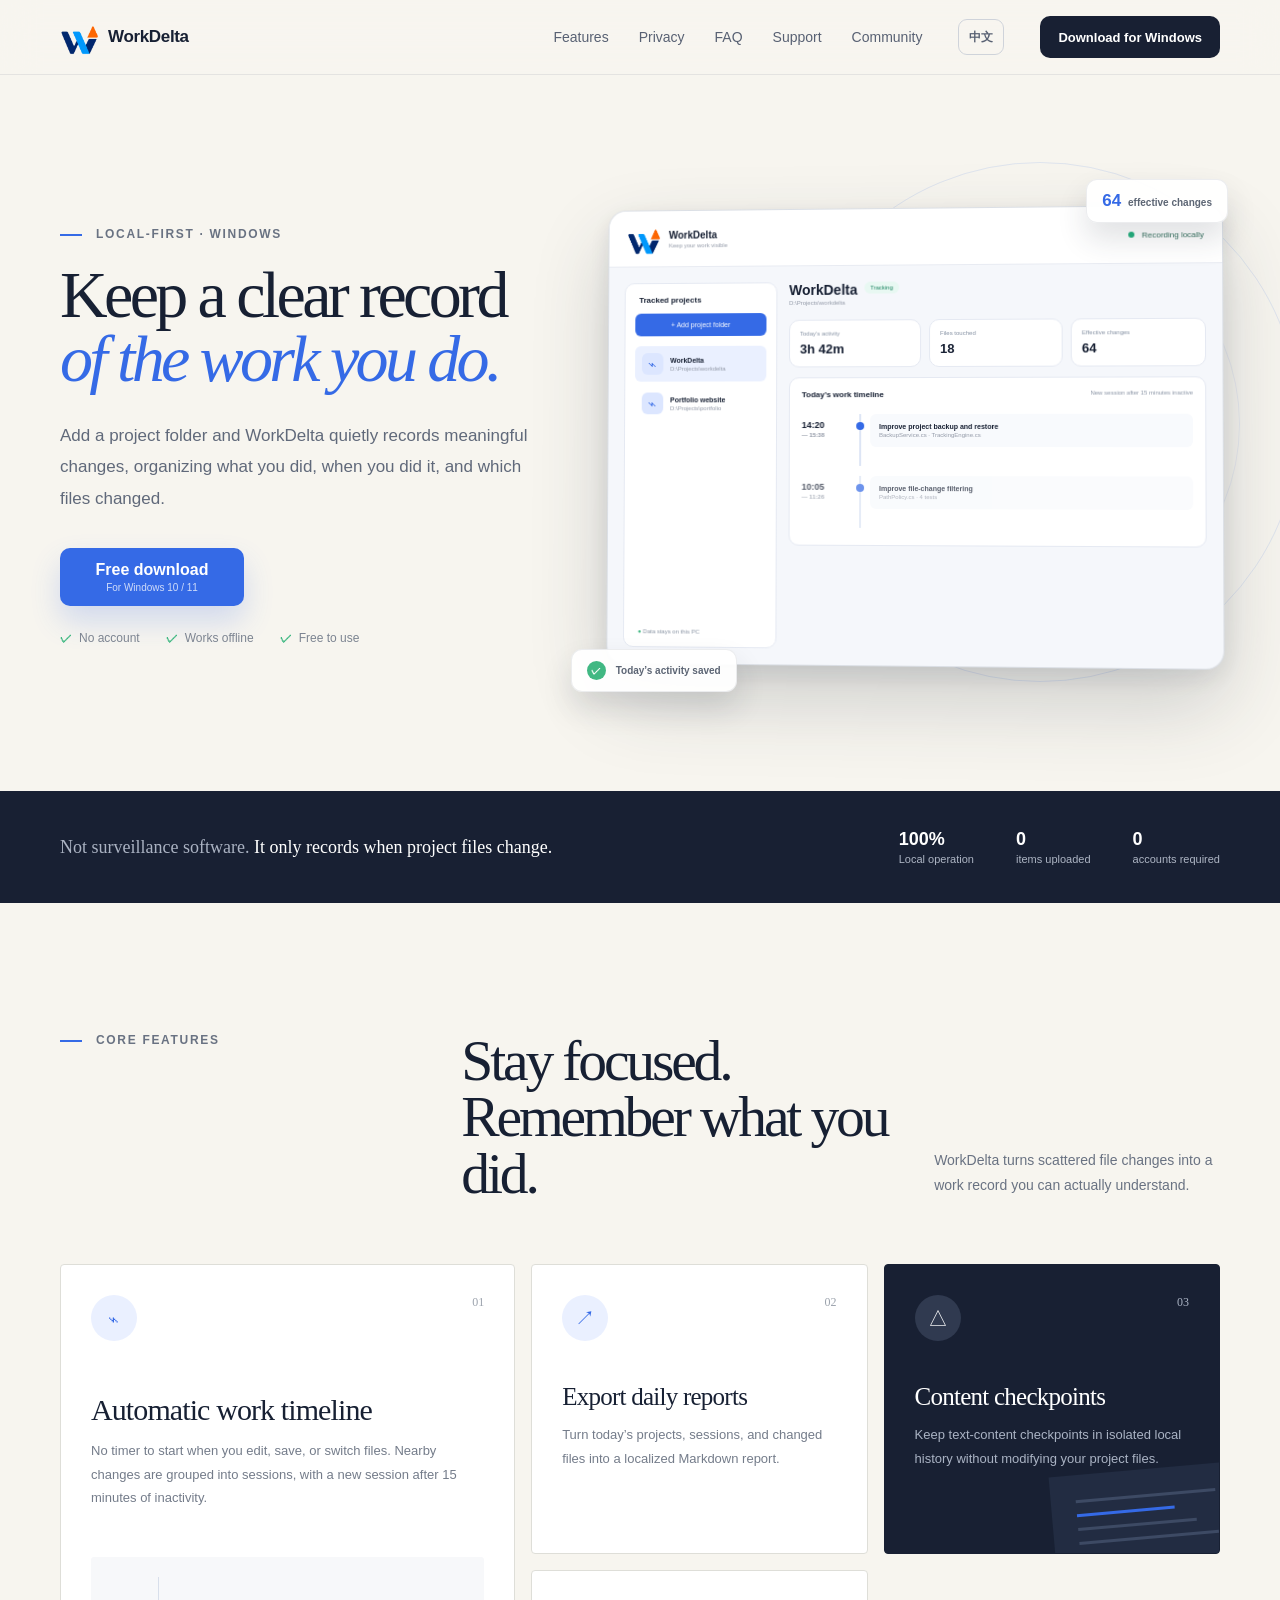
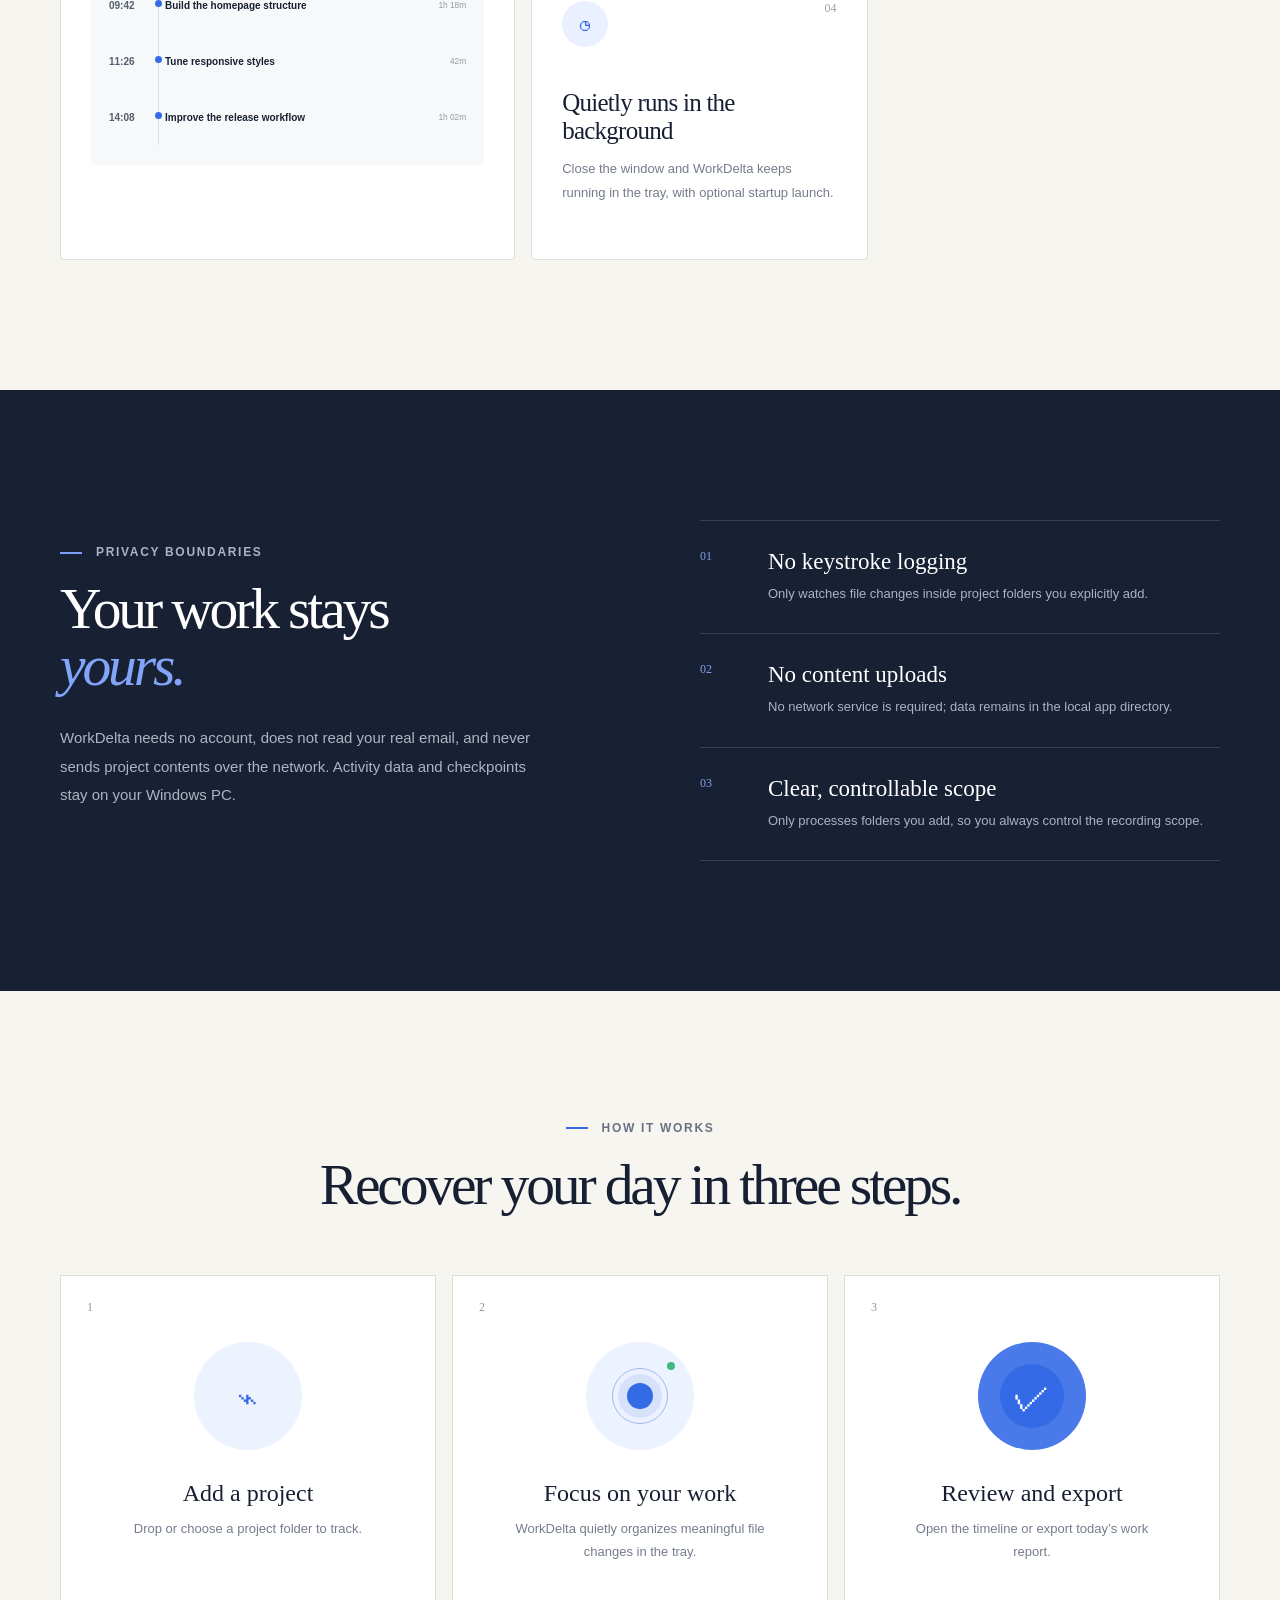
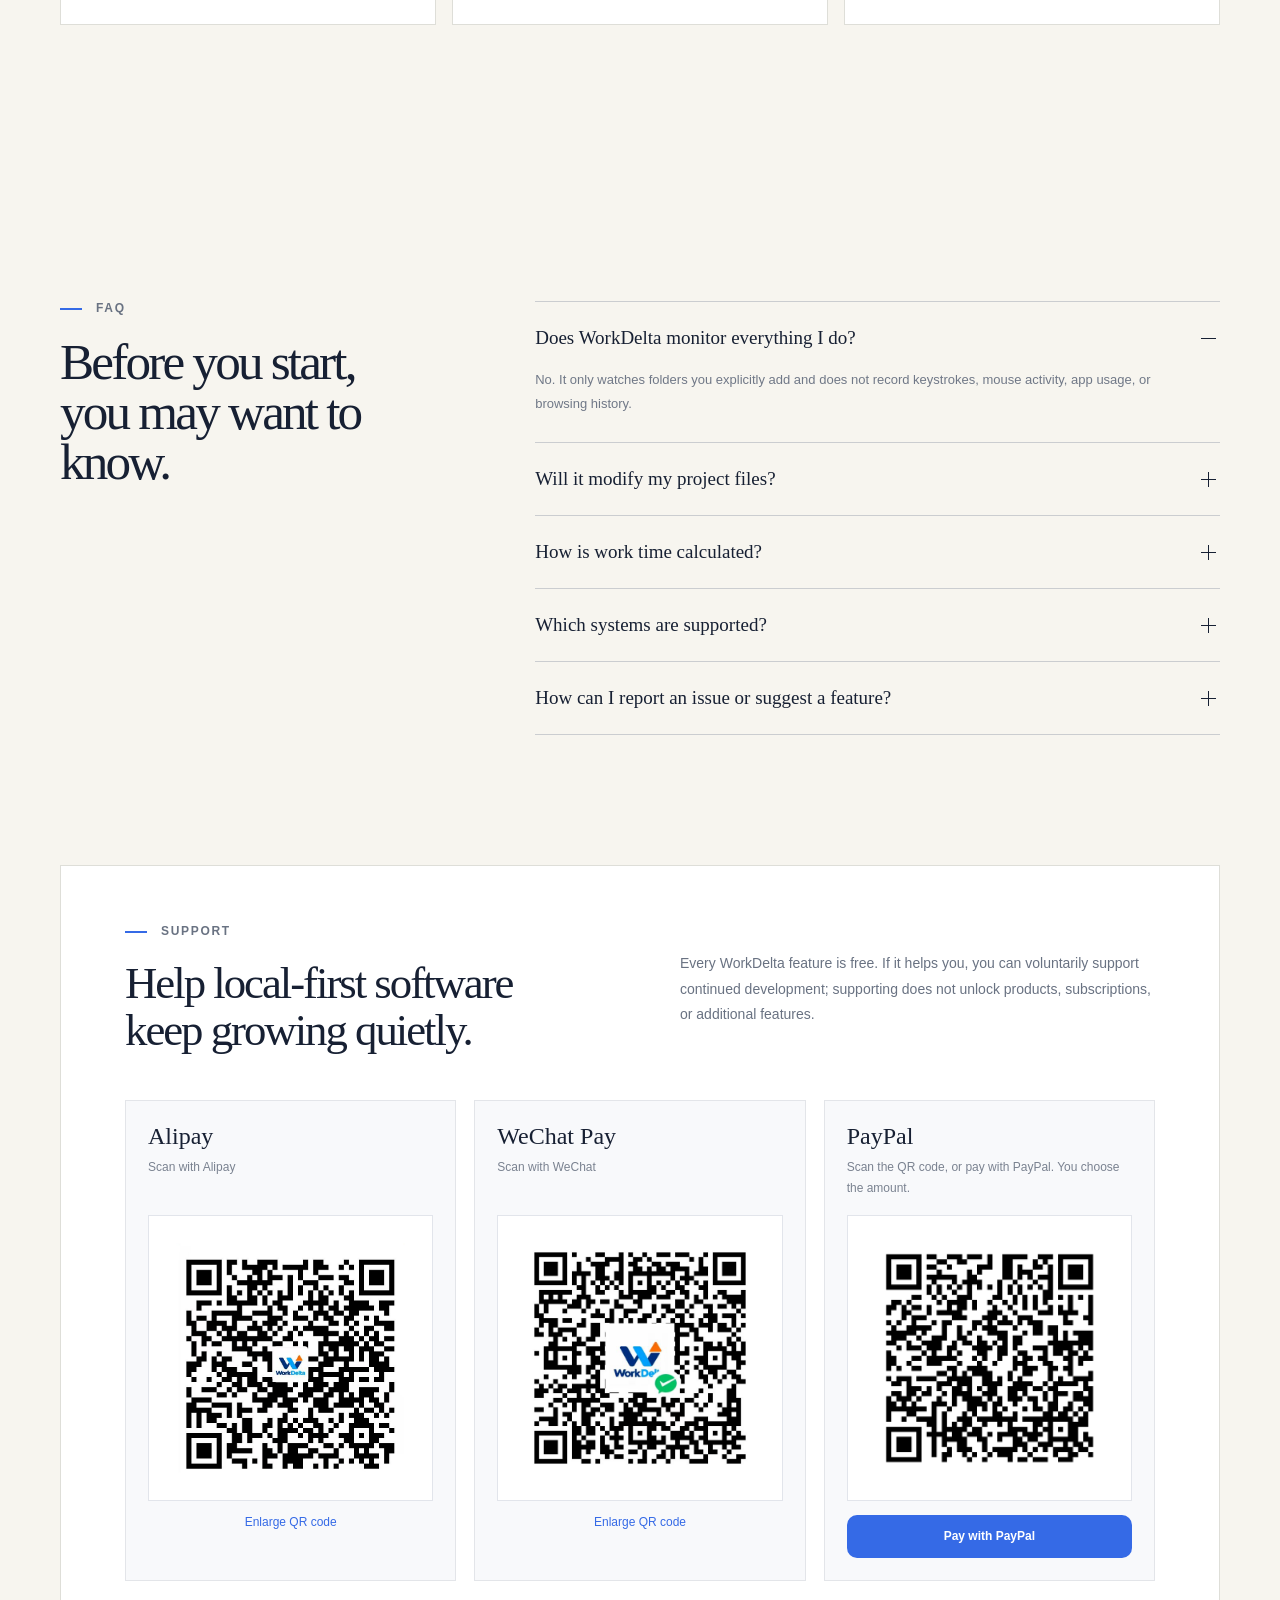
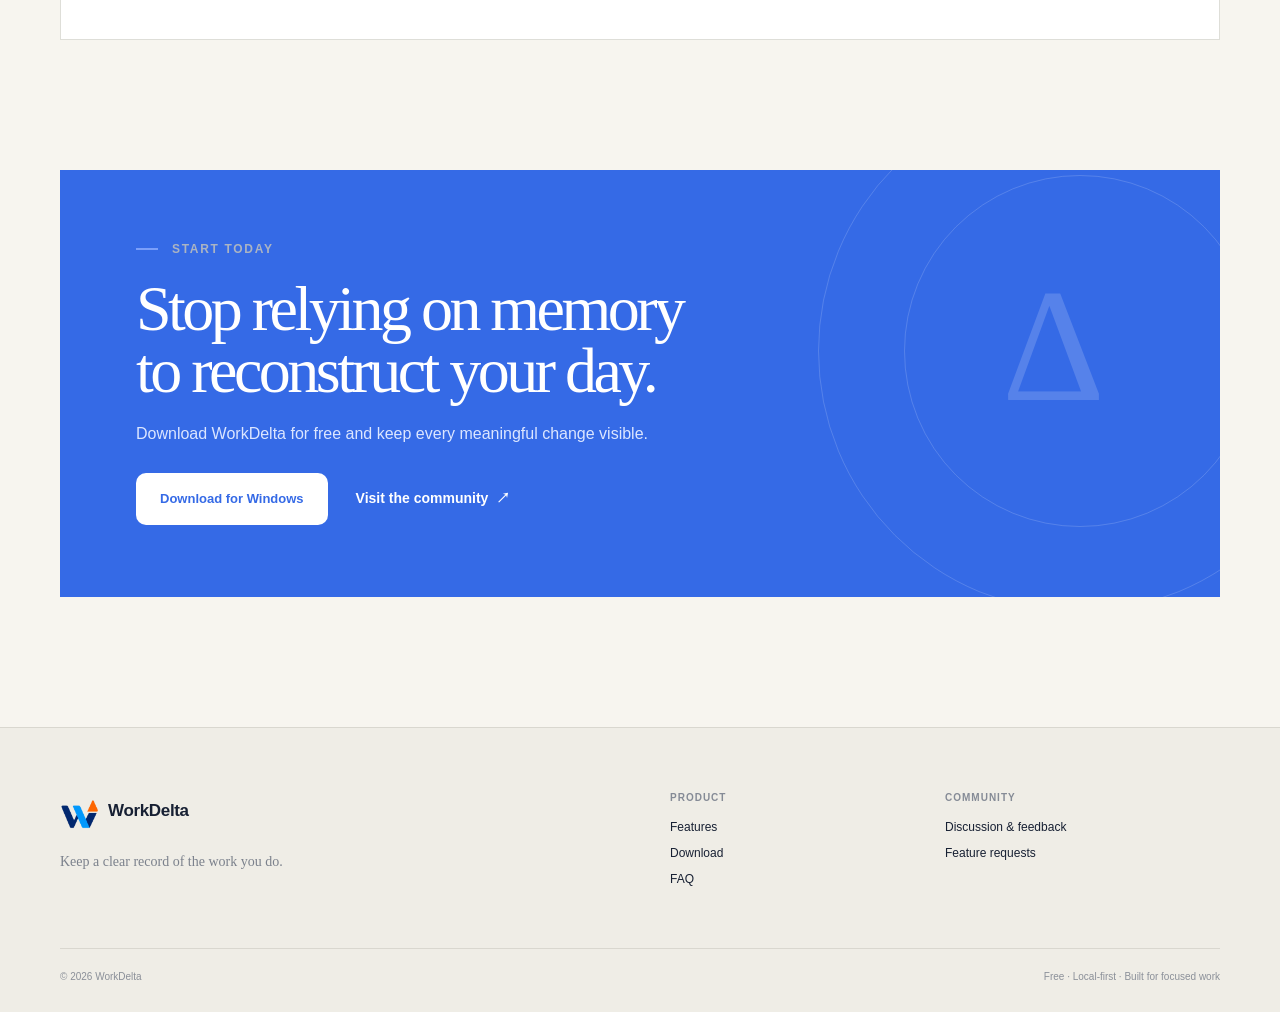
<file: site/index.html>
<!doctype html>
<html lang="zh-CN">
<head>
  <meta charset="utf-8">
  <meta name="viewport" content="width=device-width, initial-scale=1">
  <meta name="description" content="工迹 WorkDelta 是一款本地优先的 Windows 工作记录工具，自动把文件变化整理成清晰的工作时间线。">
  <meta name="theme-color" content="#f7f5ef">
  <meta property="og:title" content="工迹 WorkDelta｜让每一份工作，都有迹可循">
  <meta property="og:description" content="安静记录项目变化，自动整理工作时间线。完全本地运行，无需账号和网络。">
  <meta property="og:type" content="website">
  <meta property="og:url" content="https://work-delta.github.io/workdelta/">
  <meta property="og:image" content="https://work-delta.github.io/workdelta/assets/workdelta-logo.png">
  <meta name="twitter:card" content="summary">
  <meta name="twitter:image" content="https://work-delta.github.io/workdelta/assets/workdelta-logo.png">
  <title>工迹 WorkDelta｜本地优先的工作记录工具</title>
  <link rel="icon" href="assets/workdelta-icon.png?v=20261007" type="image/png">
  <link rel="apple-touch-icon" href="assets/workdelta-icon.png">
  <link rel="stylesheet" href="styles.css?v=20261007-1">
</head>
<body>
  <a class="skip-link" href="#main">跳到主要内容</a>

  <header class="site-header">
    <div class="nav shell">
      <a class="brand" href="#top" aria-label="工迹 WorkDelta 首页">
        <span class="brand-mark" aria-hidden="true"><img src="assets/workdelta-icon.png" alt=""></span>
        <span>工迹 <strong>WorkDelta</strong></span>
      </a>
      <nav class="nav-links" aria-label="主导航">
        <a href="#features">功能</a>
        <a href="#privacy">隐私</a>
        <a href="#faq">常见问题</a>
        <a href="#support">支持作者</a>
        <a href="https://github.com/work-delta/workdelta/discussions">社区</a>
      </nav>
      <button class="language-button" type="button" aria-label="切换语言">EN</button>
      <a class="button button-small button-dark" href="https://github.com/work-delta/workdelta/releases/latest/download/WorkDelta-Setup.exe">
        下载 Windows 版
      </a>
      <button class="menu-button" type="button" aria-label="打开导航" aria-expanded="false">
        <span></span><span></span>
      </button>
    </div>
  </header>

  <main id="main">
    <section class="hero shell" id="top">
      <div class="hero-copy">
        <p class="eyebrow"><span></span> 本地优先 · Windows</p>
        <h1><span>让每一份工作，</span><br><em>都有迹可循。</em></h1>
        <p class="hero-description">添加项目文件夹，工迹会在后台安静记录有效变化，自动整理今天做了什么、何时做的，以及改动过哪些文件。</p>
        <div class="hero-actions">
          <a class="button button-primary" href="https://github.com/work-delta/workdelta/releases/latest/download/WorkDelta-Setup.exe">
            <span>免费下载</span>
            <small>适用于 Windows 10 / 11</small>
          </a>
        </div>
        <ul class="hero-notes" aria-label="产品特点">
          <li>无需账号</li>
          <li>无需联网</li>
          <li>免费使用</li>
        </ul>
      </div>

      <div class="product-stage" aria-label="工迹应用界面预览">
        <div class="stage-orbit orbit-one"></div>
        <div class="stage-orbit orbit-two"></div>
        <div class="app-window">
          <div class="app-topbar">
            <div class="app-brand">
              <span class="app-logo"><img src="assets/workdelta-icon.png" alt=""></span>
              <span><b>工迹 WorkDelta</b><small>工作有迹，变化可见</small></span>
            </div>
            <span class="recording"><i></i> 本地记录中</span>
          </div>
          <div class="app-body">
            <aside class="app-sidebar">
              <span class="app-label">跟踪的项目</span>
              <div class="add-project">＋ 添加项目文件夹</div>
              <div class="project active"><i>⌁</i><span><b>WorkDelta</b><small>D:\Projects\workdelta</small></span></div>
              <div class="project"><i>⌁</i><span><b>作品集网站</b><small>D:\Projects\portfolio</small></span></div>
              <span class="local-note">● 数据只保存在本机</span>
            </aside>
            <section class="app-content">
              <div class="app-heading">
                <span><b>WorkDelta</b><small>D:\Projects\workdelta</small></span>
                <span class="status-pill">正在跟踪</span>
              </div>
              <div class="stats">
                <div><small>今日项目活动</small><b>3小时 42分</b></div>
                <div><small>涉及文件</small><b>18</b></div>
                <div><small>有效变化</small><b>64</b></div>
              </div>
              <div class="timeline-card">
                <div class="timeline-title"><b>今日工作时间线</b><small>按 15 分钟无活动自动分段</small></div>
                <div class="timeline-item">
                  <time>14:20<small>— 15:38</small></time><i></i>
                  <span><b>完善项目备份和恢复能力</b><small>BackupService.cs · TrackingEngine.cs</small></span>
                </div>
                <div class="timeline-item muted-item">
                  <time>10:05<small>— 11:26</small></time><i></i>
                  <span><b>优化文件变化过滤规则</b><small>PathPolicy.cs · 4 个测试</small></span>
                </div>
              </div>
            </section>
          </div>
        </div>
        <div class="floating-note note-top"><span>64</span> 次有效变化</div>
        <div class="floating-note note-bottom"><i>✓</i> 今日记录已保存</div>
      </div>
    </section>

    <section class="trust-strip">
      <div class="shell trust-grid">
        <p>不是监控软件。<strong>只记录项目文件的变化时间。</strong></p>
        <div>
          <span><b>100%</b> 本地运行</span>
          <span><b>0</b> 项数据上传</span>
          <span><b>0</b> 个账号要求</span>
        </div>
      </div>
    </section>

    <section class="section shell" id="features">
      <div class="section-heading">
        <p class="eyebrow"><span></span> 核心功能</p>
        <h2>不打断工作，<br>也不会忘记工作。</h2>
        <p>工迹在后台把零散的文件变化，整理成一条真正看得懂的工作记录。</p>
      </div>
      <div class="feature-grid">
        <article class="feature-card feature-large">
          <div class="feature-icon">⌁</div>
          <span class="feature-index">01</span>
          <h3>自动生成工作时间线</h3>
          <p>编辑、保存、切换文件时无需手动点击计时。相近的变化会合并成工作时段，15 分钟无活动后自动分段。</p>
          <div class="mini-timeline" aria-hidden="true">
            <span><time>09:42</time><i></i><b>搭建首页结构</b><small>1 小时 18 分</small></span>
            <span><time>11:26</time><i></i><b>调整响应式样式</b><small>42 分钟</small></span>
            <span><time>14:08</time><i></i><b>完善发布流程</b><small>1 小时 02 分</small></span>
          </div>
        </article>
        <article class="feature-card">
          <div class="feature-icon">↗</div>
          <span class="feature-index">02</span>
          <h3>一键导出日报</h3>
          <p>把今天的项目、时段和改动文件整理成中文 Markdown，复盘和汇报都更轻松。</p>
        </article>
        <article class="feature-card dark-card">
          <div class="feature-icon">△</div>
          <span class="feature-index">03</span>
          <h3>内容检查点</h3>
          <p>在隔离的本地历史空间中保留文本内容检查点，不会修改你的项目文件。</p>
          <div class="code-lines" aria-hidden="true"><i></i><i></i><i></i><i></i></div>
        </article>
        <article class="feature-card">
          <div class="feature-icon">◷</div>
          <span class="feature-index">04</span>
          <h3>安静驻留后台</h3>
          <p>关闭窗口后继续在系统托盘运行，也可以选择开机自动启动。</p>
        </article>
      </div>
    </section>

    <section class="privacy-section" id="privacy">
      <div class="shell privacy-grid">
        <div class="privacy-copy">
          <p class="eyebrow light"><span></span> 隐私边界</p>
          <h2>你的工作，<br><em>只属于你。</em></h2>
          <p>工迹不需要账号，不读取真实邮箱，也不把项目内容发送到网络。活动数据库和历史检查点全部保存在你的 Windows 本机。</p>
        </div>
        <div class="privacy-list">
          <article><span>01</span><div><h3>不记录键盘</h3><p>只观察你主动添加的项目文件夹中的文件变化。</p></div></article>
          <article><span>02</span><div><h3>不上传内容</h3><p>无需网络服务，数据默认留在本地应用目录。</p></div></article>
          <article><span>03</span><div><h3>边界清晰可控</h3><p>只处理你主动添加的项目文件夹，记录范围始终由你决定。</p></div></article>
        </div>
      </div>
    </section>

    <section class="section shell workflow-section">
      <div class="section-heading centered">
        <p class="eyebrow"><span></span> 使用方式</p>
        <h2>三步，找回今天的工作。</h2>
      </div>
      <ol class="steps">
        <li><span>1</span><div class="step-visual folder-visual">⌁</div><h3>添加项目</h3><p>拖入或选择需要跟踪的项目文件夹。</p></li>
        <li><span>2</span><div class="step-visual pulse-visual"><i></i></div><h3>专注工作</h3><p>工迹在托盘中安静整理有效文件变化。</p></li>
        <li><span>3</span><div class="step-visual report-visual">✓</div><h3>查看与导出</h3><p>打开时间线，或者导出今天的工作日报。</p></li>
      </ol>
    </section>

    <section class="section faq-section shell" id="faq">
      <div class="section-heading">
        <p class="eyebrow"><span></span> 常见问题</p>
        <h2>开始之前，<br>你可能想知道。</h2>
      </div>
      <div class="faq-list">
        <details open>
          <summary>工迹会监控我所有的电脑操作吗？<i></i></summary>
          <p>不会。它只观察你主动添加的项目文件夹，不记录键盘、鼠标、应用使用情况或网页浏览记录。</p>
        </details>
        <details>
          <summary>它会修改我的项目文件吗？<i></i></summary>
          <p>不会。内容检查点保存在独立的本地历史空间中，不会改写你原来的项目文件。</p>
        </details>
        <details>
          <summary>工作时间是如何计算的？<i></i></summary>
          <p>工迹根据有效文件变化推断项目活动时间。相近变化会归入同一时段，超过 15 分钟无活动则开始新的时段。它适合回顾工作，不等同于考勤计时。</p>
        </details>
        <details>
          <summary>目前支持哪些系统？<i></i></summary>
          <p>当前版本面向 64 位 Windows 10 和 Windows 11，应用界面使用原生 WPF 构建。</p>
        </details>
        <details>
          <summary>发现问题或想建议功能怎么办？<i></i></summary>
          <p>欢迎前往社区交流使用经验、反馈问题和提出功能想法。</p>
        </details>
      </div>
    </section>

    <section class="support-section" id="support">
      <div class="shell support-panel">
        <div class="support-intro">
          <div>
            <p class="eyebrow"><span></span> 支持作者</p>
            <h2>让本地优先的软件，<br>继续安静地成长。</h2>
          </div>
          <div class="support-copy">
            <p>WorkDelta 的全部功能均可免费使用。如果它对你有帮助，可以自愿支持后续开发；支持不会解锁商品、订阅或额外功能。</p>
          </div>
        </div>
        <div class="payment-grid">
          <article class="payment-card">
            <h3>支付宝</h3>
            <p>使用支付宝扫码支持</p>
            <a class="payment-qr-frame" href="assets/support/alipay-qr.png" target="_blank" rel="noopener noreferrer" aria-label="放大支付宝收款二维码">
              <img src="assets/support/alipay-qr.png" alt="支付宝收款二维码" loading="lazy">
            </a>
            <a class="payment-secondary-link" href="assets/support/alipay-qr.png" target="_blank" rel="noopener noreferrer">放大二维码</a>
          </article>
          <article class="payment-card">
            <h3>微信支付</h3>
            <p>使用微信扫码支持</p>
            <a class="payment-qr-frame" href="assets/support/wechat-pay-qr.png" target="_blank" rel="noopener noreferrer" aria-label="放大微信收款二维码">
              <img src="assets/support/wechat-pay-qr.png" alt="微信收款二维码" loading="lazy">
            </a>
            <a class="payment-secondary-link" href="assets/support/wechat-pay-qr.png" target="_blank" rel="noopener noreferrer">放大二维码</a>
          </article>
          <article class="payment-card payment-card-paypal">
            <h3>PayPal</h3>
            <p>扫描二维码，或通过 PayPal 付款。金额由你填写。</p>
            <a class="payment-qr-frame" href="https://www.paypal.com/ncp/payment/SC8FJDJTVTBD2" target="_blank" rel="noopener noreferrer" aria-label="通过 PayPal 付款">
              <img src="assets/support/paypal-qr.png" alt="PayPal 付款二维码" loading="lazy">
            </a>
            <a class="button payment-paypal-button" href="https://www.paypal.com/ncp/payment/SC8FJDJTVTBD2" target="_blank" rel="noopener noreferrer">通过 PayPal 付款</a>
          </article>
        </div>
      </div>
    </section>

    <section class="cta-section shell">
      <div class="cta-panel">
        <span class="cta-mark" aria-hidden="true">Δ</span>
        <p class="eyebrow light"><span></span> 从今天开始</p>
        <h2>别再靠记忆，<br>回想今天做了什么。</h2>
        <p>免费下载工迹，让每一次有效变化都有迹可循。</p>
        <div class="cta-actions">
          <a class="button button-light" href="https://github.com/work-delta/workdelta/releases/latest/download/WorkDelta-Setup.exe">下载 Windows 版</a>
          <a class="text-link light-link" href="https://github.com/work-delta/workdelta/discussions">进入社区 <span>↗</span></a>
        </div>
      </div>
    </section>
  </main>

  <footer class="footer">
    <div class="shell footer-grid">
      <div><a class="brand" href="#top"><span class="brand-mark"><img src="assets/workdelta-icon.png" alt=""></span><span>工迹 <strong>WorkDelta</strong></span></a><p>让每一份工作，都有迹可循。</p></div>
      <div class="footer-links">
        <span><b>产品</b><a href="#features">功能</a><a href="https://github.com/work-delta/workdelta/releases/latest/download/WorkDelta-Setup.exe">下载</a><a href="#faq">常见问题</a></span>
        <span><b>社区</b><a href="https://github.com/work-delta/workdelta/discussions">交流与反馈</a><a href="https://github.com/work-delta/workdelta/discussions/categories/ideas">功能建议</a></span>
      </div>
    </div>
    <div class="shell footer-bottom"><span>© <span id="year">2026</span> WorkDelta</span><span>免费 · 本地优先 · 为专注工作而做</span></div>
  </footer>

  <script src="script.js?v=20261007-2"></script>
</body>
</html>
</file>
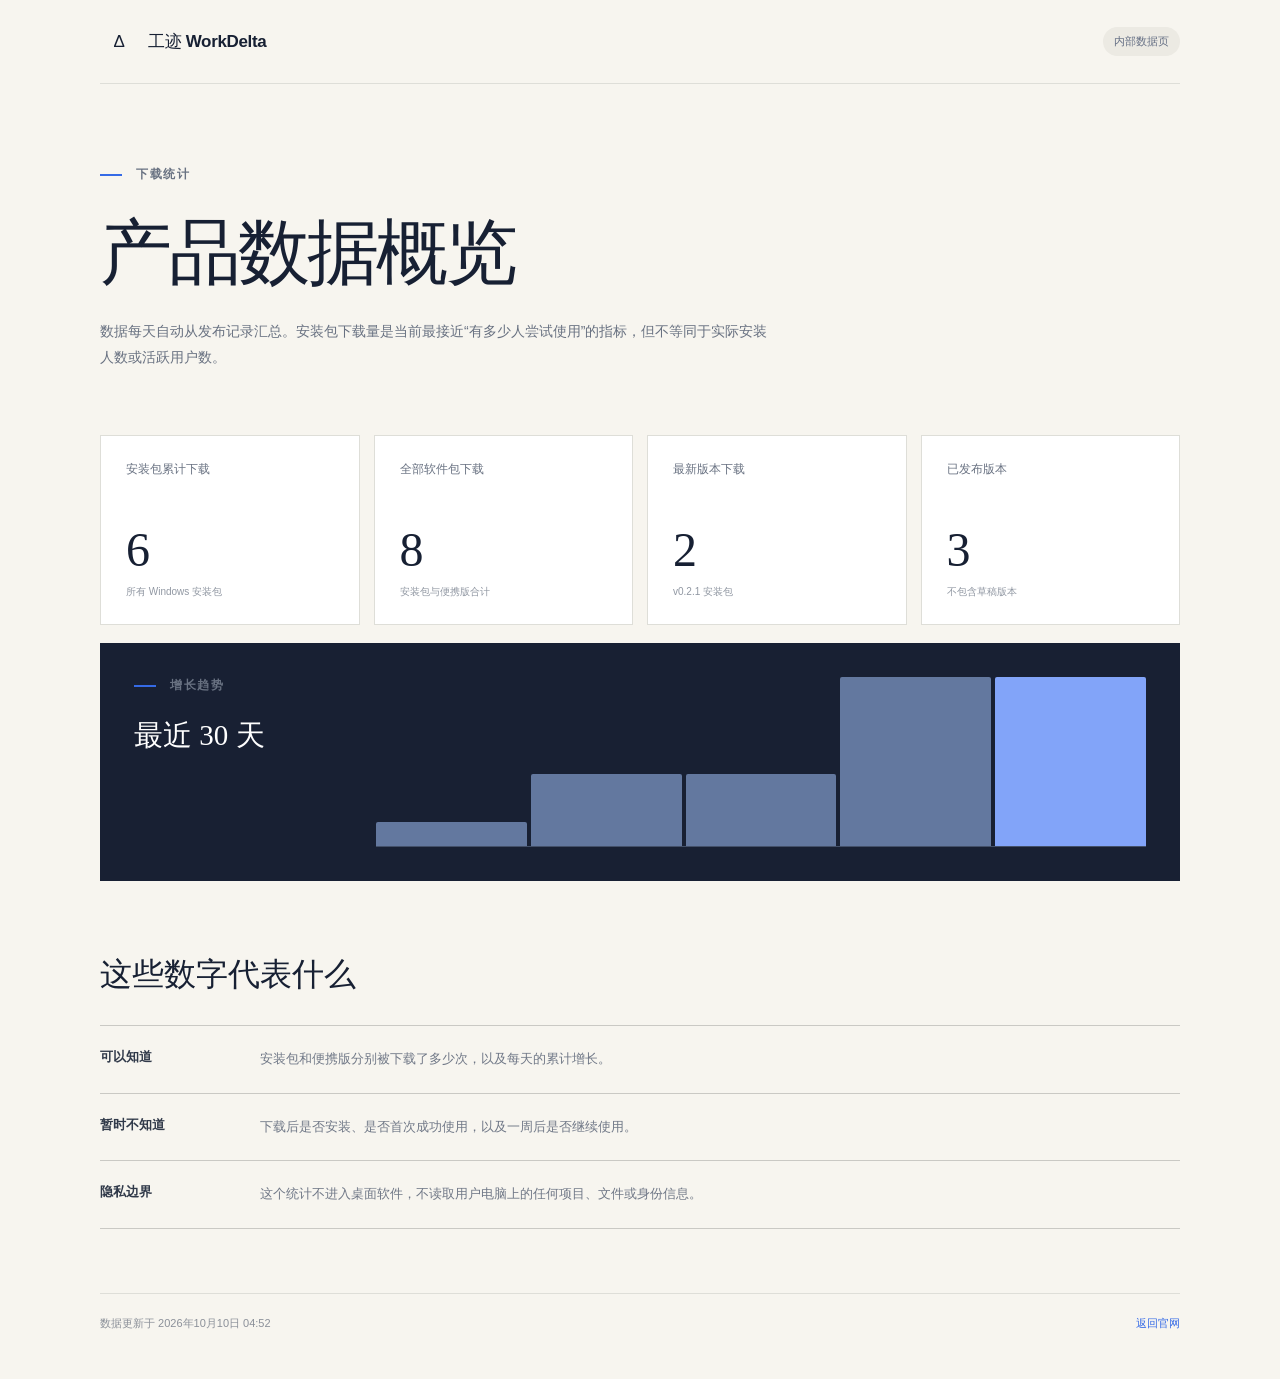
<file: site/stats.html>
<!doctype html>
<html lang="zh-CN">
<head>
  <meta charset="utf-8">
  <meta name="viewport" content="width=device-width, initial-scale=1">
  <meta name="robots" content="noindex, nofollow">
  <meta name="theme-color" content="#f7f5ef">
  <title>WorkDelta 下载统计</title>
  <link rel="icon" href="assets/favicon.svg" type="image/svg+xml">
  <link rel="stylesheet" href="styles.css?v=20261006">
  <link rel="stylesheet" href="stats.css?v=20261006">
</head>
<body class="stats-page">
  <main class="stats-shell">
    <header class="stats-header">
      <a class="brand" href="./" aria-label="返回工迹官网">
        <span class="brand-mark" aria-hidden="true">Δ</span>
        <span>工迹 <strong>WorkDelta</strong></span>
      </a>
      <span class="stats-private">内部数据页</span>
    </header>

    <section class="stats-intro">
      <p class="eyebrow"><span></span> 下载统计</p>
      <h1>产品数据概览</h1>
      <p>数据每天自动从发布记录汇总。安装包下载量是当前最接近“有多少人尝试使用”的指标，但不等同于实际安装人数或活跃用户数。</p>
    </section>

    <section class="stats-grid" aria-live="polite">
      <article>
        <span>安装包累计下载</span>
        <strong id="installer-downloads">—</strong>
        <small>所有 Windows 安装包</small>
      </article>
      <article>
        <span>全部软件包下载</span>
        <strong id="package-downloads">—</strong>
        <small>安装包与便携版合计</small>
      </article>
      <article>
        <span>最新版本下载</span>
        <strong id="latest-downloads">—</strong>
        <small id="latest-version">等待数据</small>
      </article>
      <article>
        <span>已发布版本</span>
        <strong id="release-count">—</strong>
        <small>不包含草稿版本</small>
      </article>
    </section>

    <section class="stats-history">
      <div>
        <p class="eyebrow"><span></span> 增长趋势</p>
        <h2>最近 30 天</h2>
      </div>
      <div id="history-chart" class="history-chart" aria-label="最近 30 天安装包累计下载趋势"></div>
      <p id="history-empty" class="history-empty" hidden>每日自动记录刚刚启用，积累两天数据后会显示趋势。</p>
    </section>

    <section class="stats-notes">
      <h2>这些数字代表什么</h2>
      <dl>
        <div><dt>可以知道</dt><dd>安装包和便携版分别被下载了多少次，以及每天的累计增长。</dd></div>
        <div><dt>暂时不知道</dt><dd>下载后是否安装、是否首次成功使用，以及一周后是否继续使用。</dd></div>
        <div><dt>隐私边界</dt><dd>这个统计不进入桌面软件，不读取用户电脑上的任何项目、文件或身份信息。</dd></div>
      </dl>
    </section>

    <footer class="stats-footer">
      <span id="updated-at">正在载入数据…</span>
      <a href="./">返回官网</a>
    </footer>
  </main>
  <script src="stats.js?v=20261006"></script>
</body>
</html>
</file>
<file: site/styles.css>
:root {
  --ink: #172033;
  --muted: #6f7786;
  --paper: #f7f5ef;
  --card: #fff;
  --line: #deded8;
  --blue: #356ae6;
  --blue-dark: #2859cb;
  --green: #41b883;
  --dark: #182033;
  --serif: Georgia, "Times New Roman", "Songti SC", "SimSun", serif;
  --sans: Inter, ui-sans-serif, -apple-system, BlinkMacSystemFont, "Segoe UI", "Microsoft YaHei UI", sans-serif;
}

* { box-sizing: border-box; }
html { scroll-behavior: smooth; }
body { margin: 0; color: var(--ink); background: var(--paper); font-family: var(--sans); -webkit-font-smoothing: antialiased; }
a { color: inherit; text-decoration: none; }
button { font: inherit; }
.shell { width: min(1160px, calc(100% - 48px)); margin-inline: auto; }
.skip-link { position: fixed; top: -100px; left: 16px; z-index: 100; padding: 10px 14px; background: white; border-radius: 8px; }
.skip-link:focus { top: 16px; }

.site-header { position: sticky; top: 0; z-index: 50; background: rgba(247,245,239,.88); backdrop-filter: blur(18px); border-bottom: 1px solid rgba(23,32,51,.08); }
.nav { height: 74px; display: flex; align-items: center; gap: 36px; }
.brand { display: inline-flex; align-items: center; gap: 10px; font-size: 17px; letter-spacing: -.02em; }
.brand strong { font-weight: 700; }
.brand-mark { display: grid; place-items: center; width: 38px; height: 38px; flex: none; }
.brand-mark img { display: block; width: 100%; height: 100%; object-fit: contain; }
.nav-links { display: flex; gap: 30px; margin-left: auto; color: #586173; font-size: 14px; }
.nav-links a, .text-link { transition: color .2s ease; }
.nav-links a:hover, .text-link:hover { color: var(--blue); }
.language-button { min-width: 42px; height: 36px; padding: 0 10px; color: #586173; background: transparent; border: 1px solid #cfd3da; border-radius: 9px; cursor: pointer; font-size: 12px; font-weight: 800; }
.language-button:hover { color: var(--blue); border-color: var(--blue); }
.button { display: inline-flex; align-items: center; justify-content: center; border-radius: 10px; font-weight: 700; transition: transform .2s ease, background .2s ease, box-shadow .2s ease; }
.button:hover { transform: translateY(-2px); }
.button-small { min-height: 42px; padding: 0 18px; font-size: 13px; }
.button-dark { color: white; background: var(--dark); }
.button-dark:hover { background: #29344c; }
.menu-button { display: none; width: 40px; height: 40px; padding: 10px; border: 0; background: transparent; }
.menu-button span { display: block; height: 2px; margin: 6px 0; background: var(--ink); }

.hero { min-height: 716px; padding-top: 94px; padding-bottom: 88px; display: grid; grid-template-columns: .88fr 1.12fr; align-items: center; gap: 58px; overflow: visible; }
.eyebrow { margin: 0 0 22px; color: #697282; font-size: 12px; font-weight: 800; letter-spacing: .14em; text-transform: uppercase; }
.eyebrow span { display: inline-block; width: 22px; height: 2px; margin-right: 9px; vertical-align: middle; background: var(--blue); }
.hero h1, .section-heading h2, .privacy-copy h2, .cta-panel h2 { margin: 0; font-family: var(--serif); font-weight: 500; letter-spacing: -.055em; line-height: .98; }
.hero h1 { font-size: clamp(52px, 5.3vw, 66px); }
.hero h1 > span, .hero h1 > em { white-space: nowrap; }
.hero h1 em, .privacy-copy h2 em { color: var(--blue); font-weight: inherit; }
.hero-description { max-width: 510px; margin: 28px 0 0; color: #60697a; font-size: 17px; line-height: 1.85; }
.hero-actions { display: flex; align-items: center; gap: 28px; margin-top: 34px; }
.button-primary { min-width: 184px; min-height: 58px; flex-direction: column; color: white; background: var(--blue); box-shadow: 0 15px 30px rgba(53,106,230,.2); }
.button-primary:hover { background: var(--blue-dark); box-shadow: 0 18px 36px rgba(53,106,230,.28); }
.button-primary small { margin-top: 3px; font-size: 10px; font-weight: 500; opacity: .76; }
.text-link { font-size: 14px; font-weight: 700; }
.text-link span { margin-left: 4px; }
.hero-notes { display: flex; gap: 26px; margin: 25px 0 0; padding: 0; list-style: none; color: #7c8491; font-size: 12px; }
.hero-notes li::before { content: "✓"; margin-right: 7px; color: var(--green); font-weight: 900; }

.product-stage { position: relative; min-width: 0; perspective: 1200px; }
.app-window { position: relative; z-index: 2; width: 680px; max-width: 100%; overflow: hidden; background: #f5f7fb; border: 1px solid rgba(36,48,70,.12); border-radius: 18px; box-shadow: 0 34px 80px rgba(41,49,67,.2), 0 8px 24px rgba(41,49,67,.1); transform: rotateY(-3deg) rotateX(1deg); }
.app-topbar { height: 57px; padding: 0 18px; display: flex; justify-content: space-between; align-items: center; background: white; border-bottom: 1px solid #e8ebf2; }
.app-brand { display: flex; align-items: center; gap: 9px; }
.app-logo { display: grid; place-items: center; width: 34px; height: 34px; flex: none; }
.app-logo img { display: block; width: 100%; height: 100%; object-fit: contain; }
.app-brand > span:last-child { display: flex; flex-direction: column; }
.app-brand b { font-size: 10px; }
.app-brand small, .project small, .app-heading small, .timeline-item small { margin-top: 2px; color: #9299a7; font-size: 6px; }
.recording { color: #35705e; font-size: 8px; }
.recording i { display: inline-block; width: 6px; height: 6px; margin-right: 5px; background: #22b07d; border-radius: 50%; }
.app-body { min-height: 400px; padding: 16px; display: grid; grid-template-columns: 156px 1fr; gap: 12px; }
.app-sidebar, .timeline-card, .stats > div { background: white; border: 1px solid #e5e9f2; border-radius: 10px; }
.app-sidebar { position: relative; padding: 12px 10px; }
.app-label { display: block; margin: 0 4px 9px; font-size: 8px; font-weight: 700; }
.add-project { margin-bottom: 10px; padding: 8px; color: white; text-align: center; background: var(--blue); border-radius: 6px; font-size: 7px; }
.project { display: flex; align-items: center; gap: 7px; padding: 7px; margin-bottom: 4px; border-radius: 6px; }
.project.active { background: #eaf0ff; }
.project i { display: grid; place-items: center; width: 22px; height: 22px; flex: none; color: var(--blue); background: #dce6ff; border-radius: 6px; font-style: normal; }
.project > span { display: flex; min-width: 0; flex-direction: column; }
.project b { font-size: 7px; }
.project small { max-width: 92px; overflow: hidden; text-overflow: ellipsis; white-space: nowrap; }
.local-note { position: absolute; bottom: 12px; left: 14px; color: #8590a0; font-size: 6px; }
.local-note::first-letter { color: var(--green); }
.app-content { min-width: 0; }
.app-heading { height: 38px; display: flex; align-items: flex-start; gap: 7px; }
.app-heading > span:first-child { display: flex; flex-direction: column; }
.app-heading b { font-size: 14px; }
.status-pill { padding: 3px 6px; color: #16815d; background: #e8f8f2; border-radius: 8px; font-size: 6px; }
.stats { display: grid; grid-template-columns: repeat(3, 1fr); gap: 8px; }
.stats > div { padding: 10px; display: flex; flex-direction: column; }
.stats small { color: #8490a2; font-size: 6px; }
.stats b { margin-top: 5px; font-size: 13px; }
.timeline-card { margin-top: 10px; padding: 12px; }
.timeline-title { display: flex; justify-content: space-between; padding-bottom: 10px; }
.timeline-title b { font-size: 8px; }
.timeline-title small { color: #8a94a5; font-size: 6px; }
.timeline-item { display: grid; grid-template-columns: 53px 16px 1fr; align-items: stretch; min-height: 62px; padding: 5px 0; }
.timeline-item time { padding-top: 6px; font-size: 9px; font-weight: 700; }
.timeline-item time small { display: block; }
.timeline-item > i { position: relative; display: block; width: 2px; margin-left: 5px; background: #dde5f5; }
.timeline-item > i::before { content: ""; position: absolute; top: 8px; left: -3px; width: 8px; height: 8px; background: var(--blue); border-radius: 50%; }
.timeline-item > span { align-self: start; display: flex; flex-direction: column; padding: 9px; background: #f8fafd; border-radius: 6px; }
.timeline-item > span b { font-size: 7px; }
.muted-item { opacity: .72; }
.floating-note { position: absolute; z-index: 3; padding: 11px 15px; background: rgba(255,255,255,.95); border: 1px solid rgba(23,32,51,.08); border-radius: 11px; box-shadow: 0 16px 30px rgba(41,49,67,.14); color: #5c6574; font-size: 10px; font-weight: 700; }
.floating-note span { margin-right: 4px; color: var(--blue); font-size: 17px; }
.floating-note i { display: inline-grid; width: 19px; height: 19px; margin-right: 7px; place-items: center; color: white; background: var(--green); border-radius: 50%; font-style: normal; }
.note-top { top: -28px; right: -8px; }
.note-bottom { left: -32px; bottom: -26px; }
.stage-orbit { position: absolute; border: 1px solid rgba(53,106,230,.12); border-radius: 50%; }
.orbit-one { width: 520px; height: 520px; top: -45px; right: -80px; }
.orbit-two { width: 410px; height: 410px; top: 12px; right: -20px; border-color: rgba(53,106,230,.08); }

.trust-strip { color: white; background: var(--dark); }
.trust-grid { min-height: 112px; display: flex; align-items: center; justify-content: space-between; gap: 32px; }
.trust-grid p { margin: 0; color: #aab2c2; font-family: var(--serif); font-size: 18px; }
.trust-grid p strong { color: white; font-weight: 500; }
.trust-grid > div { display: flex; gap: 42px; }
.trust-grid > div span { color: #adb5c4; font-size: 11px; }
.trust-grid > div b { display: block; margin-bottom: 3px; color: white; font-size: 18px; }

.section { padding-top: 130px; padding-bottom: 130px; }
.section-heading { display: grid; grid-template-columns: 1fr 1.2fr .8fr; align-items: end; gap: 44px; margin-bottom: 62px; }
.section-heading .eyebrow { align-self: start; }
.section-heading h2, .privacy-copy h2, .cta-panel h2 { font-size: clamp(42px, 4.5vw, 64px); }
.section-heading > p:last-child { margin: 0 0 4px; color: #697282; font-size: 14px; line-height: 1.8; }
.feature-grid { display: grid; grid-template-columns: 1.15fr .85fr .85fr; grid-auto-rows: minmax(290px, auto); gap: 16px; }
.feature-card { position: relative; overflow: hidden; min-height: 290px; padding: 30px; background: var(--card); border: 1px solid var(--line); border-radius: 4px; }
.feature-large { grid-row: span 2; }
.feature-icon { display: grid; place-items: center; width: 46px; height: 46px; color: var(--blue); background: #eaf0ff; border-radius: 50%; font-size: 20px; }
.feature-index { position: absolute; top: 30px; right: 30px; color: #9ca3ad; font-family: var(--serif); font-size: 12px; }
.feature-card h3 { margin: 42px 0 12px; font-family: var(--serif); font-size: 25px; font-weight: 500; letter-spacing: -.03em; }
.feature-card p { margin: 0; color: #747c8a; font-size: 13px; line-height: 1.8; }
.feature-large h3 { margin-top: 52px; font-size: 30px; }
.mini-timeline { margin-top: 48px; padding: 20px 18px; background: #f7f8fa; border-radius: 3px; }
.mini-timeline span { display: grid; grid-template-columns: 42px 14px 1fr auto; align-items: center; min-height: 56px; font-size: 10px; }
.mini-timeline time { color: #545e6e; font-weight: 700; }
.mini-timeline i { position: relative; width: 1px; height: 100%; margin: auto; background: #d8dfeb; }
.mini-timeline i::before { content: ""; position: absolute; top: 23px; left: -3px; width: 7px; height: 7px; background: var(--blue); border-radius: 50%; }
.mini-timeline small { color: #9299a6; }
.dark-card { color: white; background: var(--dark); border-color: var(--dark); }
.dark-card .feature-icon { color: white; background: #303a50; }
.dark-card .feature-index, .dark-card p { color: #aab3c4; }
.code-lines { position: absolute; right: -24px; bottom: -26px; width: 190px; height: 110px; padding: 25px; background: #222c42; transform: rotate(-5deg); }
.code-lines i { display: block; width: 100%; height: 3px; margin-bottom: 11px; background: #3d4a64; }
.code-lines i:nth-child(2) { width: 70%; background: var(--blue); }
.code-lines i:nth-child(3) { width: 85%; }

.privacy-section { padding: 130px 0; color: white; background: var(--dark); }
.privacy-grid { display: grid; grid-template-columns: 1fr 1fr; gap: 120px; align-items: center; }
.eyebrow.light { color: #abb4c3; }
.eyebrow.light span { background: #7b9ffa; }
.privacy-copy h2 em { color: #82a4f9; }
.privacy-copy > p:not(.eyebrow) { max-width: 480px; margin: 30px 0 26px; color: #acb5c4; font-size: 15px; line-height: 1.9; }
.light-link { color: white; }
.light-link:hover { color: #9db7f7; }
.privacy-list article { display: grid; grid-template-columns: 48px 1fr; gap: 20px; padding: 28px 0; border-top: 1px solid #344057; }
.privacy-list article:last-child { border-bottom: 1px solid #344057; }
.privacy-list article > span { color: #829ee4; font-family: var(--serif); font-size: 12px; }
.privacy-list h3 { margin: 0 0 8px; font-family: var(--serif); font-size: 23px; font-weight: 500; }
.privacy-list p { margin: 0; color: #aab3c3; font-size: 13px; line-height: 1.7; }

.section-heading.centered { display: block; text-align: center; }
.section-heading.centered h2 { margin-top: 0; }
.steps { display: grid; grid-template-columns: repeat(3, 1fr); gap: 16px; padding: 0; list-style: none; counter-reset: step; }
.steps li { position: relative; min-height: 350px; padding: 28px; background: white; border: 1px solid var(--line); text-align: center; }
.steps li > span { position: absolute; top: 24px; left: 26px; color: #9198a4; font-family: var(--serif); font-size: 12px; }
.step-visual { width: 108px; height: 108px; margin: 38px auto 30px; display: grid; place-items: center; color: var(--blue); background: #edf2ff; border-radius: 50%; font-size: 38px; }
.steps h3 { margin: 0 0 11px; font-family: var(--serif); font-size: 24px; font-weight: 500; }
.steps p { max-width: 250px; margin: 0 auto; color: #747d8d; font-size: 13px; line-height: 1.75; }
.pulse-visual { position: relative; }
.pulse-visual::before, .pulse-visual::after, .pulse-visual i { content: ""; position: absolute; border-radius: 50%; }
.pulse-visual::before { width: 54px; height: 54px; border: 1px solid #9db8f5; }
.pulse-visual::after { width: 26px; height: 26px; background: var(--blue); box-shadow: 0 0 0 9px rgba(53,106,230,.12); }
.pulse-visual i { width: 8px; height: 8px; top: 20px; right: 19px; background: var(--green); }
.report-visual { color: white; background: var(--blue); box-shadow: inset 0 0 0 22px rgba(255,255,255,.1); }

.faq-section { display: grid; grid-template-columns: .72fr 1.28fr; gap: 90px; }
.faq-section .section-heading { display: block; margin: 0; }
.faq-section .section-heading h2 { font-size: clamp(39px, 4vw, 57px); }
.faq-list { border-top: 1px solid #cbcdd0; }
.faq-list details { border-bottom: 1px solid #cbcdd0; }
.faq-list summary { position: relative; padding: 25px 42px 25px 0; cursor: pointer; list-style: none; font-family: var(--serif); font-size: 19px; }
.faq-list summary::-webkit-details-marker { display: none; }
.faq-list summary i, .faq-list summary i::after { position: absolute; top: 50%; right: 4px; width: 15px; height: 1px; background: var(--ink); transition: transform .2s ease; }
.faq-list summary i::after { content: ""; top: 0; right: 0; transform: rotate(90deg); }
.faq-list details[open] summary i::after { transform: rotate(0); }
.faq-list details p { margin: -6px 50px 26px 0; color: #707887; font-size: 13px; line-height: 1.85; }

.support-section { padding: 0 0 130px; }
.support-panel { padding: 58px 64px; background: white; border: 1px solid var(--line); }
.support-intro { display: grid; grid-template-columns: 1fr 1fr; gap: 80px; }
.support-panel h2 { margin: 0; font-family: var(--serif); font-size: clamp(34px, 3.5vw, 50px); font-weight: 500; letter-spacing: -.045em; line-height: 1.05; }
.support-copy { align-self: center; color: #697282; font-size: 14px; line-height: 1.8; }
.support-copy p { margin: 0; }
.payment-grid { display: grid; grid-template-columns: repeat(3, 1fr); gap: 18px; margin-top: 46px; }
.payment-card { display: flex; min-width: 0; padding: 22px; flex-direction: column; align-items: stretch; background: #f8f9fb; border: 1px solid #e3e5e9; }
.payment-card h3 { margin: 0; font-family: var(--serif); font-size: 24px; font-weight: 500; }
.payment-card > p { min-height: 42px; margin: 7px 0 16px; color: #7a8290; font-size: 12px; line-height: 1.7; }
.payment-qr-frame { display: grid; aspect-ratio: 1; padding: 18px; place-items: center; overflow: hidden; background: white; border: 1px solid #e2e5eb; }
.payment-qr-frame img { display: block; width: 100%; height: 100%; object-fit: contain; }
.payment-secondary-link { margin-top: 14px; align-self: center; color: var(--blue); font-size: 12px; }
.payment-secondary-link:hover { text-decoration: underline; }
.payment-paypal-button { min-height: 43px; margin-top: 14px; justify-content: center; color: white; background: var(--blue); font-size: 12px; }

.cta-section { padding-bottom: 130px; }
.cta-panel { position: relative; overflow: hidden; min-height: 420px; padding: 72px 76px; color: white; background: var(--blue); }
.cta-panel::before, .cta-panel::after { content: ""; position: absolute; border: 1px solid rgba(255,255,255,.16); border-radius: 50%; }
.cta-panel::before { width: 520px; height: 520px; right: -120px; top: -80px; }
.cta-panel::after { width: 350px; height: 350px; right: -36px; top: 5px; }
.cta-mark { position: absolute; right: 115px; top: 84px; z-index: 1; font-family: var(--serif); font-size: 160px; opacity: .16; }
.cta-panel h2 { position: relative; z-index: 2; max-width: 690px; font-size: clamp(43px, 5vw, 66px); }
.cta-panel > p:not(.eyebrow) { position: relative; z-index: 2; margin: 22px 0 30px; color: #dce6ff; }
.cta-actions { position: relative; z-index: 2; display: flex; align-items: center; gap: 28px; }
.button-light { min-height: 52px; padding: 0 24px; color: var(--blue); background: white; font-size: 13px; }

.footer { padding: 64px 0 30px; background: #efede6; border-top: 1px solid #d9d7cf; }
.footer-grid { display: grid; grid-template-columns: 1fr 1fr; gap: 60px; }
.footer-grid > div:first-child p { margin: 20px 0 0; color: #7b818c; font-family: var(--serif); font-size: 14px; }
.footer-links { display: grid; grid-template-columns: repeat(2, 1fr); }
.footer-links span { display: flex; flex-direction: column; gap: 12px; font-size: 12px; }
.footer-links b { margin-bottom: 5px; color: #858b96; font-size: 10px; letter-spacing: .1em; text-transform: uppercase; }
.footer-links a:hover { color: var(--blue); }
.footer-bottom { margin-top: 62px; padding-top: 22px; display: flex; justify-content: space-between; border-top: 1px solid #d9d7cf; color: #8b9099; font-size: 10px; }

@media (max-width: 1050px) {
  .hero { grid-template-columns: 1fr; padding-top: 78px; }
  .hero-copy { max-width: 680px; }
  .product-stage { max-width: 750px; margin: 30px auto 0; }
  .section-heading { grid-template-columns: .6fr 1.2fr .8fr; }
  .feature-grid { grid-template-columns: 1fr 1fr; }
  .feature-large { grid-row: span 2; }
  .privacy-grid { gap: 70px; }
  .payment-grid { grid-template-columns: repeat(2, 1fr); }
}

@media (max-width: 760px) {
  .shell { width: min(100% - 32px, 620px); }
  .nav { height: 66px; }
  .nav > .button { display: none; }
  .language-button { margin-left: auto; }
  .menu-button { display: block; cursor: pointer; }
  .nav-links { position: absolute; top: 66px; left: 0; right: 0; display: none; margin: 0; padding: 22px 24px 28px; flex-direction: column; gap: 20px; background: rgba(247,245,239,.98); border-bottom: 1px solid var(--line); }
  .nav-links.open { display: flex; }
  .hero { min-height: auto; padding-top: 64px; padding-bottom: 76px; gap: 32px; }
  .hero h1 { font-size: clamp(45px, 13vw, 65px); }
  .hero-description { font-size: 15px; }
  .hero-actions { align-items: flex-start; flex-direction: column; gap: 20px; }
  .hero-notes { gap: 15px; flex-wrap: wrap; }
  .product-stage { width: 100%; margin-top: 20px; }
  .app-window { width: 680px; max-width: none; transform: scale(.66); transform-origin: left top; }
  .product-stage { height: 298px; overflow: hidden; }
  .floating-note, .stage-orbit { display: none; }
  .trust-grid { padding: 30px 0; align-items: flex-start; flex-direction: column; }
  .trust-grid > div { width: 100%; gap: 20px; justify-content: space-between; }
  .section, .privacy-section { padding-top: 88px; padding-bottom: 88px; }
  .section-heading { display: block; margin-bottom: 42px; }
  .section-heading h2 { margin-bottom: 22px; }
  .feature-grid { grid-template-columns: 1fr; grid-auto-rows: auto; }
  .feature-card, .feature-large { min-height: 300px; grid-row: auto; }
  .privacy-grid { grid-template-columns: 1fr; gap: 55px; }
  .steps { grid-template-columns: 1fr; }
  .steps li { min-height: 315px; }
  .faq-section { grid-template-columns: 1fr; gap: 48px; }
  .support-section { padding-bottom: 88px; }
  .support-panel { padding: 42px 28px; }
  .support-intro { grid-template-columns: 1fr; gap: 32px; }
  .payment-grid { grid-template-columns: 1fr; margin-top: 34px; }
  .payment-qr-frame { width: min(100%, 420px); align-self: center; }
  .cta-section { padding-bottom: 88px; }
  .cta-panel { min-height: 450px; padding: 54px 28px; }
  .cta-mark { right: 10px; top: 150px; }
  .cta-actions { align-items: flex-start; flex-direction: column; }
  .footer-grid { grid-template-columns: 1fr; }
  .footer-bottom { gap: 15px; flex-direction: column; }
}

@media (max-width: 430px) {
  .app-window { transform: scale(.56); }
  .product-stage { height: 246px; }
  .trust-grid > div { display: grid; grid-template-columns: repeat(3, 1fr); }
  .trust-grid > div b { font-size: 15px; }
  .trust-grid > div span { font-size: 9px; }
}

@media (prefers-reduced-motion: reduce) {
  html { scroll-behavior: auto; }
  *, *::before, *::after { transition-duration: .01ms !important; }
}
</file>
<file: site/stats.css>
.stats-page { min-height: 100vh; background: var(--paper); }
.stats-shell { width: min(1080px, calc(100% - 48px)); margin: 0 auto; padding: 0 0 48px; }
.stats-header { height: 84px; display: flex; align-items: center; justify-content: space-between; border-bottom: 1px solid var(--line); }
.stats-private { padding: 7px 11px; color: #667085; background: #eceae3; border-radius: 999px; font-size: 11px; }
.stats-intro { max-width: 680px; padding: 82px 0 50px; }
.stats-intro h1 { margin: 16px 0 18px; font-family: var(--serif); font-size: clamp(44px, 7vw, 72px); font-weight: 500; letter-spacing: -.04em; }
.stats-intro > p:last-child { color: #687181; font-size: 14px; line-height: 1.85; }
.stats-grid { display: grid; grid-template-columns: repeat(4, 1fr); gap: 14px; }
.stats-grid article { min-height: 190px; padding: 25px; display: flex; flex-direction: column; background: white; border: 1px solid var(--line); }
.stats-grid article > span { color: #697282; font-size: 12px; }
.stats-grid strong { margin: auto 0 8px; color: var(--ink); font-family: var(--serif); font-size: 48px; font-weight: 500; }
.stats-grid small { color: #9097a2; font-size: 10px; }
.stats-history { margin-top: 18px; padding: 34px; display: grid; grid-template-columns: 210px 1fr; gap: 32px; background: var(--dark); color: white; }
.stats-history h2 { margin: 13px 0 0; font-family: var(--serif); font-size: 29px; font-weight: 500; }
.history-chart { height: 170px; display: flex; align-items: end; gap: 4px; border-bottom: 1px solid #435069; }
.history-chart span { flex: 1; min-width: 3px; background: #63789f; border-radius: 2px 2px 0 0; }
.history-chart span.current { background: #82a4f9; }
.history-empty { align-self: center; margin: 0; color: #aeb8c8; font-size: 13px; line-height: 1.7; }
.stats-notes { margin-top: 72px; }
.stats-notes h2 { margin: 0 0 28px; font-family: var(--serif); font-size: 32px; font-weight: 500; }
.stats-notes dl { margin: 0; border-top: 1px solid #cac9c4; }
.stats-notes dl > div { display: grid; grid-template-columns: 160px 1fr; padding: 22px 0; border-bottom: 1px solid #cac9c4; }
.stats-notes dt { color: #303949; font-size: 13px; font-weight: 700; }
.stats-notes dd { margin: 0; color: #707887; font-size: 13px; line-height: 1.75; }
.stats-footer { margin-top: 64px; padding-top: 22px; display: flex; justify-content: space-between; border-top: 1px solid var(--line); color: #8b9099; font-size: 11px; }
.stats-footer a { color: var(--blue); }

@media (max-width: 820px) {
  .stats-grid { grid-template-columns: repeat(2, 1fr); }
  .stats-history { grid-template-columns: 1fr; }
}

@media (max-width: 520px) {
  .stats-shell { width: min(100% - 28px, 480px); }
  .stats-intro { padding-top: 60px; }
  .stats-grid { grid-template-columns: 1fr; }
  .stats-grid article { min-height: 155px; }
  .stats-notes dl > div { grid-template-columns: 1fr; gap: 8px; }
}
</file>
